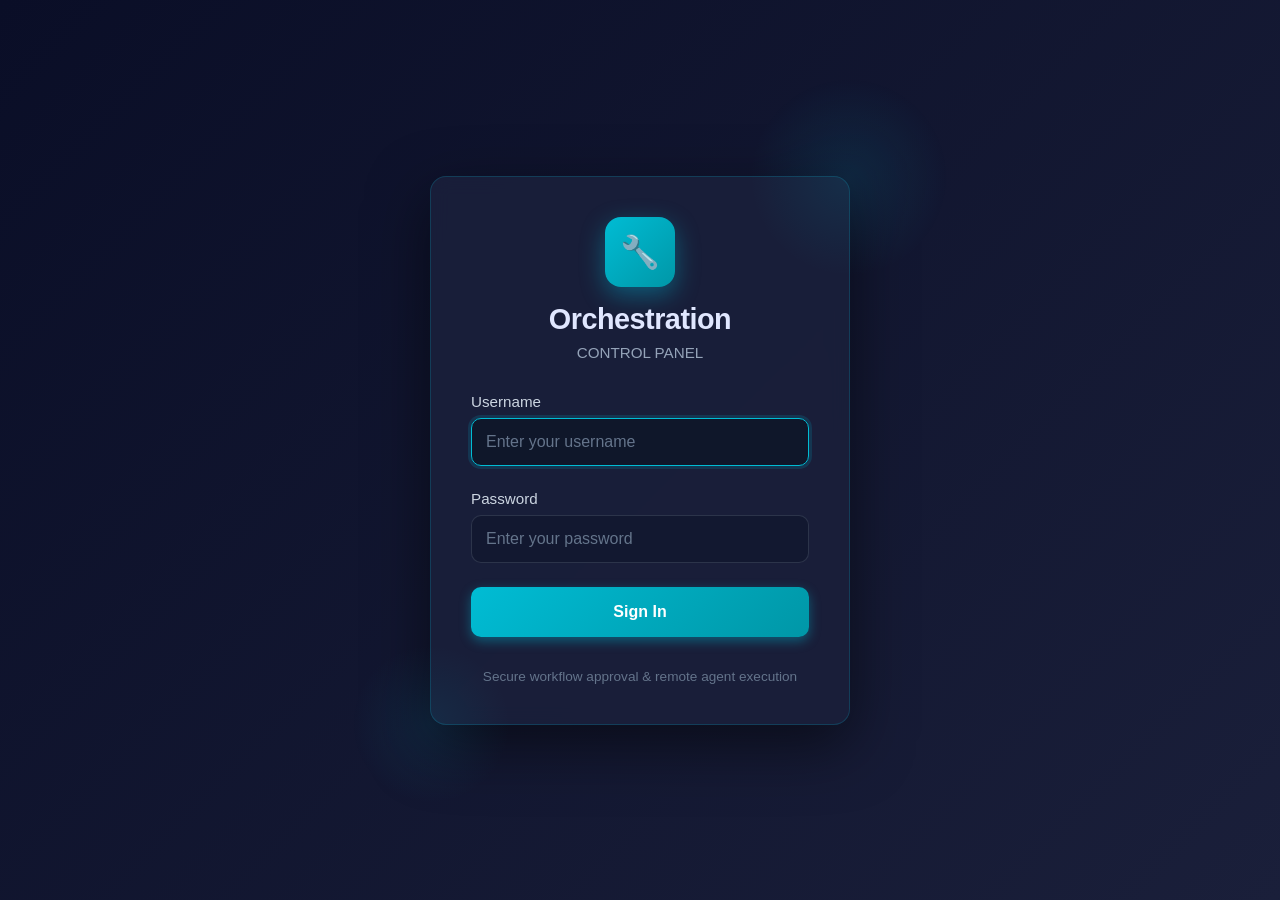
<file: dashboard/dist.multiplejsfilesworking/login.html>
<!DOCTYPE html>
<html lang="en">
<head>
    <meta charset="UTF-8">
    <meta name="viewport" content="width=device-width, initial-scale=1.0">
    <title>Login - Orchestration System</title>
    <style>
        * {
            margin: 0;
            padding: 0;
            box-sizing: border-box;
        }
        
        body {
            font-family: -apple-system, BlinkMacSystemFont, 'Segoe UI', Roboto, 'Helvetica Neue', Arial, sans-serif;
            /* Dark background matching dashboard */
            background: linear-gradient(135deg, #0a0e27 0%, #1a1f3a 100%);
            min-height: 100vh;
            display: flex;
            align-items: center;
            justify-content: center;
            padding: 20px;
        }
        
        .login-container {
            /* Dark card matching dashboard cards */
            background: rgba(26, 31, 58, 0.95);
            border: 1px solid rgba(0, 188, 212, 0.2);
            padding: 2.5rem;
            border-radius: 16px;
            box-shadow: 0 20px 60px rgba(0, 0, 0, 0.5);
            width: 100%;
            max-width: 420px;
            backdrop-filter: blur(10px);
        }
        
        .logo {
            text-align: center;
            margin-bottom: 0.5rem;
        }
        
        .logo-icon {
            width: 70px;
            height: 70px;
            /* Cyan gradient matching dashboard accent */
            background: linear-gradient(135deg, #00bcd4 0%, #0097a7 100%);
            border-radius: 16px;
            display: inline-flex;
            align-items: center;
            justify-content: center;
            font-size: 32px;
            color: white;
            margin-bottom: 0.5rem;
            box-shadow: 0 8px 24px rgba(0, 188, 212, 0.4);
        }
        
        h1 {
            text-align: center;
            /* Light text on dark background */
            color: #e0e7ff;
            margin-bottom: 0.5rem;
            font-size: 1.8rem;
            font-weight: 600;
            letter-spacing: -0.5px;
        }
        
        .subtitle {
            text-align: center;
            /* Muted light text */
            color: #94a3b8;
            margin-bottom: 2rem;
            font-size: 0.95rem;
        }
        
        .form-group {
            margin-bottom: 1.5rem;
        }
        
        label {
            display: block;
            margin-bottom: 0.5rem;
            /* Light label text */
            color: #cbd5e1;
            font-weight: 500;
            font-size: 0.95rem;
        }
        
        input {
            width: 100%;
            padding: 0.875rem;
            /* Dark input with subtle border */
            border: 1px solid rgba(148, 163, 184, 0.2);
            border-radius: 10px;
            font-size: 1rem;
            transition: all 0.3s;
            /* Dark input background */
            background: rgba(15, 23, 42, 0.6);
            color: #e0e7ff;
        }
        
        input::placeholder {
            color: #64748b;
        }
        
        input:focus {
            outline: none;
            /* Cyan border on focus */
            border-color: #00bcd4;
            background: rgba(15, 23, 42, 0.9);
            box-shadow: 0 0 0 3px rgba(0, 188, 212, 0.15);
        }
        
        button {
            width: 100%;
            padding: 1rem;
            /* Cyan button matching dashboard */
            background: linear-gradient(135deg, #00bcd4 0%, #0097a7 100%);
            color: white;
            border: none;
            border-radius: 10px;
            font-size: 1rem;
            font-weight: 600;
            cursor: pointer;
            transition: all 0.3s;
            box-shadow: 0 4px 12px rgba(0, 188, 212, 0.4);
        }
        
        button:hover {
            transform: translateY(-2px);
            box-shadow: 0 6px 20px rgba(0, 188, 212, 0.6);
            background: linear-gradient(135deg, #00acc1 0%, #00838f 100%);
        }
        
        button:active {
            transform: translateY(0);
        }
        
        button:disabled {
            opacity: 0.6;
            cursor: not-allowed;
            transform: none;
        }
        
        .alert {
            padding: 0.875rem;
            border-radius: 10px;
            margin-bottom: 1.5rem;
            display: none;
            font-size: 0.9rem;
        }
        
        .alert.error {
            /* Dark red error */
            background: rgba(239, 68, 68, 0.15);
            color: #fca5a5;
            border: 1px solid rgba(239, 68, 68, 0.3);
        }
        
        .alert.success {
            /* Dark green success */
            background: rgba(34, 197, 94, 0.15);
            color: #86efac;
            border: 1px solid rgba(34, 197, 94, 0.3);
        }
        
        .alert.show {
            display: block;
            animation: slideDown 0.3s ease;
        }
        
        @keyframes slideDown {
            from {
                opacity: 0;
                transform: translateY(-10px);
            }
            to {
                opacity: 1;
                transform: translateY(0);
            }
        }
        
        .loading {
            display: none;
            text-align: center;
            margin-top: 1rem;
            color: #94a3b8;
            font-size: 0.9rem;
        }
        
        .loading.show {
            display: block;
        }
        
        .spinner {
            display: inline-block;
            width: 16px;
            height: 16px;
            border: 2px solid rgba(148, 163, 184, 0.3);
            border-top-color: #00bcd4;
            border-radius: 50%;
            animation: spin 0.8s linear infinite;
            margin-right: 8px;
        }
        
        @keyframes spin {
            to { transform: rotate(360deg); }
        }
        
        .footer {
            margin-top: 2rem;
            text-align: center;
            color: #64748b;
            font-size: 0.85rem;
        }

        /* Decorative elements matching dashboard style */
        .login-container::before {
            content: '';
            position: absolute;
            top: -100px;
            right: -100px;
            width: 200px;
            height: 200px;
            background: radial-gradient(circle, rgba(0, 188, 212, 0.1) 0%, transparent 70%);
            border-radius: 50%;
            pointer-events: none;
        }

        .login-container::after {
            content: '';
            position: absolute;
            bottom: -80px;
            left: -80px;
            width: 160px;
            height: 160px;
            background: radial-gradient(circle, rgba(0, 188, 212, 0.08) 0%, transparent 70%);
            border-radius: 50%;
            pointer-events: none;
        }

        .login-container {
            position: relative;
            overflow: visible;
        }
    </style>
</head>
<body>
    <div class="login-container">
        <div class="logo">
            <div class="logo-icon">🔧</div>
        </div>
        <h1>Orchestration</h1>
        <p class="subtitle">CONTROL PANEL</p>
        
        <div class="alert" id="alert"></div>
        
        <form id="loginForm">
            <div class="form-group">
                <label for="username">Username</label>
                <input 
                    type="text" 
                    id="username" 
                    name="username" 
                    required 
                    autofocus
                    autocomplete="username"
                    placeholder="Enter your username"
                >
            </div>
            
            <div class="form-group">
                <label for="password">Password</label>
                <input 
                    type="password" 
                    id="password" 
                    name="password" 
                    required
                    autocomplete="current-password"
                    placeholder="Enter your password"
                >
            </div>
            
            <button type="submit" id="loginBtn">Sign In</button>
        </form>
        
        <div class="loading" id="loading">
            <span class="spinner"></span>
            Signing in...
        </div>
        
        <div class="footer">
            Secure workflow approval & remote agent execution
        </div>
    </div>
    
    <script>
        const form = document.getElementById('loginForm');
        const alertDiv = document.getElementById('alert');
        const loginBtn = document.getElementById('loginBtn');
        const loading = document.getElementById('loading');
        const usernameInput = document.getElementById('username');
        const passwordInput = document.getElementById('password');
        
        // Show alert message
        function showAlert(message, type = 'error') {
            alertDiv.textContent = message;
            alertDiv.className = `alert ${type} show`;
        }
        
        // Hide alert
        function hideAlert() {
            alertDiv.classList.remove('show');
        }
        
        // Handle form submission
        form.addEventListener('submit', async (e) => {
            e.preventDefault();
            
            const username = usernameInput.value.trim();
            const password = passwordInput.value;
            
            if (!username || !password) {
                showAlert('Please enter both username and password');
                return;
            }
            
            // Show loading state
            loginBtn.disabled = true;
            loading.classList.add('show');
            hideAlert();
            
            try {
                const response = await fetch('/api/auth/login', {
                    method: 'POST',
                    headers: {
                        'Content-Type': 'application/json'
                    },
                    credentials: 'include',
                    body: JSON.stringify({ username, password })
                });
                
                const data = await response.json();
                
                if (response.ok && data.success) {
                    showAlert('Login successful! Redirecting...', 'success');
                    
                    setTimeout(() => {
                        window.location.href = '/';
                    }, 500);
                } else {
                    showAlert(data.detail || 'Invalid username or password');
                    loginBtn.disabled = false;
                    loading.classList.remove('show');
                    passwordInput.value = '';
                    passwordInput.focus();
                }
            } catch (error) {
                console.error('Login error:', error);
                showAlert('Connection error. Please try again.');
                loginBtn.disabled = false;
                loading.classList.remove('show');
            }
        });
        
        // Auto-hide alerts after 5 seconds
        let alertTimeout;
        const observer = new MutationObserver(() => {
            if (alertDiv.classList.contains('show')) {
                clearTimeout(alertTimeout);
                alertTimeout = setTimeout(() => {
                    alertDiv.classList.remove('show');
                }, 5000);
            }
        });
        observer.observe(alertDiv, { attributes: true });
    </script>
</body>
</html>
</file>
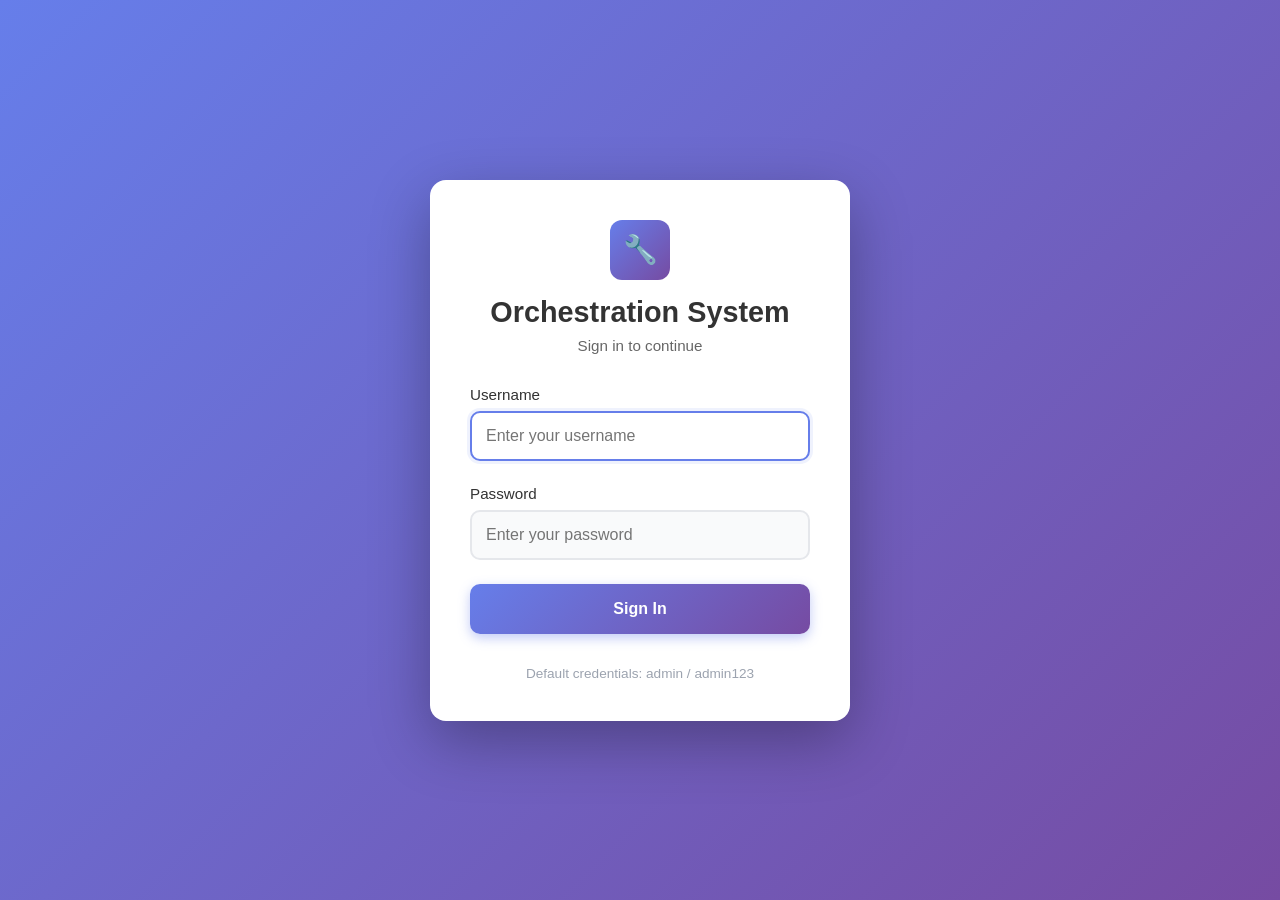
<file: dashboard/dist/login.html>
<!DOCTYPE html>
<html lang="en">
<head>
    <meta charset="UTF-8">
    <meta name="viewport" content="width=device-width, initial-scale=1.0">
    <title>Login - Orchestration System</title>
    <style>
        * {
            margin: 0;
            padding: 0;
            box-sizing: border-box;
        }
        
        body {
            font-family: -apple-system, BlinkMacSystemFont, 'Segoe UI', Roboto, 'Helvetica Neue', Arial, sans-serif;
            background: linear-gradient(135deg, #667eea 0%, #764ba2 100%);
            min-height: 100vh;
            display: flex;
            align-items: center;
            justify-content: center;
            padding: 20px;
        }
        
        .login-container {
            background: white;
            padding: 2.5rem;
            border-radius: 16px;
            box-shadow: 0 20px 60px rgba(0,0,0,0.3);
            width: 100%;
            max-width: 420px;
        }
        
        .logo {
            text-align: center;
            margin-bottom: 0.5rem;
        }
        
        .logo-icon {
            width: 60px;
            height: 60px;
            background: linear-gradient(135deg, #667eea 0%, #764ba2 100%);
            border-radius: 12px;
            display: inline-flex;
            align-items: center;
            justify-content: center;
            font-size: 28px;
            color: white;
            margin-bottom: 0.5rem;
        }
        
        h1 {
            text-align: center;
            color: #333;
            margin-bottom: 0.5rem;
            font-size: 1.8rem;
            font-weight: 600;
        }
        
        .subtitle {
            text-align: center;
            color: #666;
            margin-bottom: 2rem;
            font-size: 0.95rem;
        }
        
        .form-group {
            margin-bottom: 1.5rem;
        }
        
        label {
            display: block;
            margin-bottom: 0.5rem;
            color: #333;
            font-weight: 500;
            font-size: 0.95rem;
        }
        
        input {
            width: 100%;
            padding: 0.875rem;
            border: 2px solid #e5e7eb;
            border-radius: 10px;
            font-size: 1rem;
            transition: all 0.3s;
            background: #f9fafb;
        }
        
        input:focus {
            outline: none;
            border-color: #667eea;
            background: white;
            box-shadow: 0 0 0 3px rgba(102, 126, 234, 0.1);
        }
        
        button {
            width: 100%;
            padding: 1rem;
            background: linear-gradient(135deg, #667eea 0%, #764ba2 100%);
            color: white;
            border: none;
            border-radius: 10px;
            font-size: 1rem;
            font-weight: 600;
            cursor: pointer;
            transition: all 0.3s;
            box-shadow: 0 4px 12px rgba(102, 126, 234, 0.4);
        }
        
        button:hover {
            transform: translateY(-2px);
            box-shadow: 0 6px 20px rgba(102, 126, 234, 0.5);
        }
        
        button:active {
            transform: translateY(0);
        }
        
        button:disabled {
            opacity: 0.6;
            cursor: not-allowed;
            transform: none;
        }
        
        .alert {
            padding: 0.875rem;
            border-radius: 10px;
            margin-bottom: 1.5rem;
            display: none;
            font-size: 0.9rem;
        }
        
        .alert.error {
            background: #fef2f2;
            color: #dc2626;
            border: 1px solid #fecaca;
        }
        
        .alert.success {
            background: #f0fdf4;
            color: #16a34a;
            border: 1px solid #bbf7d0;
        }
        
        .alert.show {
            display: block;
            animation: slideDown 0.3s ease;
        }
        
        @keyframes slideDown {
            from {
                opacity: 0;
                transform: translateY(-10px);
            }
            to {
                opacity: 1;
                transform: translateY(0);
            }
        }
        
        .loading {
            display: none;
            text-align: center;
            margin-top: 1rem;
            color: #666;
            font-size: 0.9rem;
        }
        
        .loading.show {
            display: block;
        }
        
        .spinner {
            display: inline-block;
            width: 16px;
            height: 16px;
            border: 2px solid #e5e7eb;
            border-top-color: #667eea;
            border-radius: 50%;
            animation: spin 0.8s linear infinite;
            margin-right: 8px;
        }
        
        @keyframes spin {
            to { transform: rotate(360deg); }
        }
        
        .footer {
            margin-top: 2rem;
            text-align: center;
            color: #9ca3af;
            font-size: 0.85rem;
        }
    </style>
</head>
<body>
    <div class="login-container">
        <div class="logo">
            <div class="logo-icon">🔧</div>
        </div>
        <h1>Orchestration System</h1>
        <p class="subtitle">Sign in to continue</p>
        
        <div class="alert" id="alert"></div>
        
        <form id="loginForm">
            <div class="form-group">
                <label for="username">Username</label>
                <input 
                    type="text" 
                    id="username" 
                    name="username" 
                    required 
                    autofocus
                    autocomplete="username"
                    placeholder="Enter your username"
                >
            </div>
            
            <div class="form-group">
                <label for="password">Password</label>
                <input 
                    type="password" 
                    id="password" 
                    name="password" 
                    required
                    autocomplete="current-password"
                    placeholder="Enter your password"
                >
            </div>
            
            <button type="submit" id="loginBtn">Sign In</button>
        </form>
        
        <div class="loading" id="loading">
            <span class="spinner"></span>
            Signing in...
        </div>
        
        <div class="footer">
            Default credentials: admin / admin123
        </div>
    </div>
    
    <script>
        const form = document.getElementById('loginForm');
        const alertDiv = document.getElementById('alert');
        const loginBtn = document.getElementById('loginBtn');
        const loading = document.getElementById('loading');
        const usernameInput = document.getElementById('username');
        const passwordInput = document.getElementById('password');
        
        // Show alert message
        function showAlert(message, type = 'error') {
            alertDiv.textContent = message;
            alertDiv.className = `alert ${type} show`;
        }
        
        // Hide alert
        function hideAlert() {
            alertDiv.classList.remove('show');
        }
        
        // Handle form submission
        form.addEventListener('submit', async (e) => {
            e.preventDefault();
            
            const username = usernameInput.value.trim();
            const password = passwordInput.value;
            
            if (!username || !password) {
                showAlert('Please enter both username and password');
                return;
            }
            
            // Show loading state
            loginBtn.disabled = true;
            loading.classList.add('show');
            hideAlert();
            
            try {
                const response = await fetch('/api/auth/login', {
                    method: 'POST',
                    headers: {
                        'Content-Type': 'application/json'
                    },
                    credentials: 'include', // Include cookies
                    body: JSON.stringify({ username, password })
                });
                
                const data = await response.json();
                
                if (response.ok && data.success) {
                    // Login successful
                    showAlert('Login successful! Redirecting...', 'success');
                    
                    // Redirect to dashboard
                    setTimeout(() => {
                        window.location.href = '/dashboard';
                    }, 500);
                } else {
                    // Login failed
                    showAlert(data.detail || 'Invalid username or password');
                    loginBtn.disabled = false;
                    loading.classList.remove('show');
                    passwordInput.value = '';
                    passwordInput.focus();
                }
            } catch (error) {
                console.error('Login error:', error);
                showAlert('Connection error. Please try again.');
                loginBtn.disabled = false;
                loading.classList.remove('show');
            }
        });
        
        // Auto-hide alerts after 5 seconds
        let alertTimeout;
        const observer = new MutationObserver(() => {
            if (alertDiv.classList.contains('show')) {
                clearTimeout(alertTimeout);
                alertTimeout = setTimeout(() => {
                    alertDiv.classList.remove('show');
                }, 5000);
            }
        });
        observer.observe(alertDiv, { attributes: true });
    </script>
</body>
</html>
</file>
